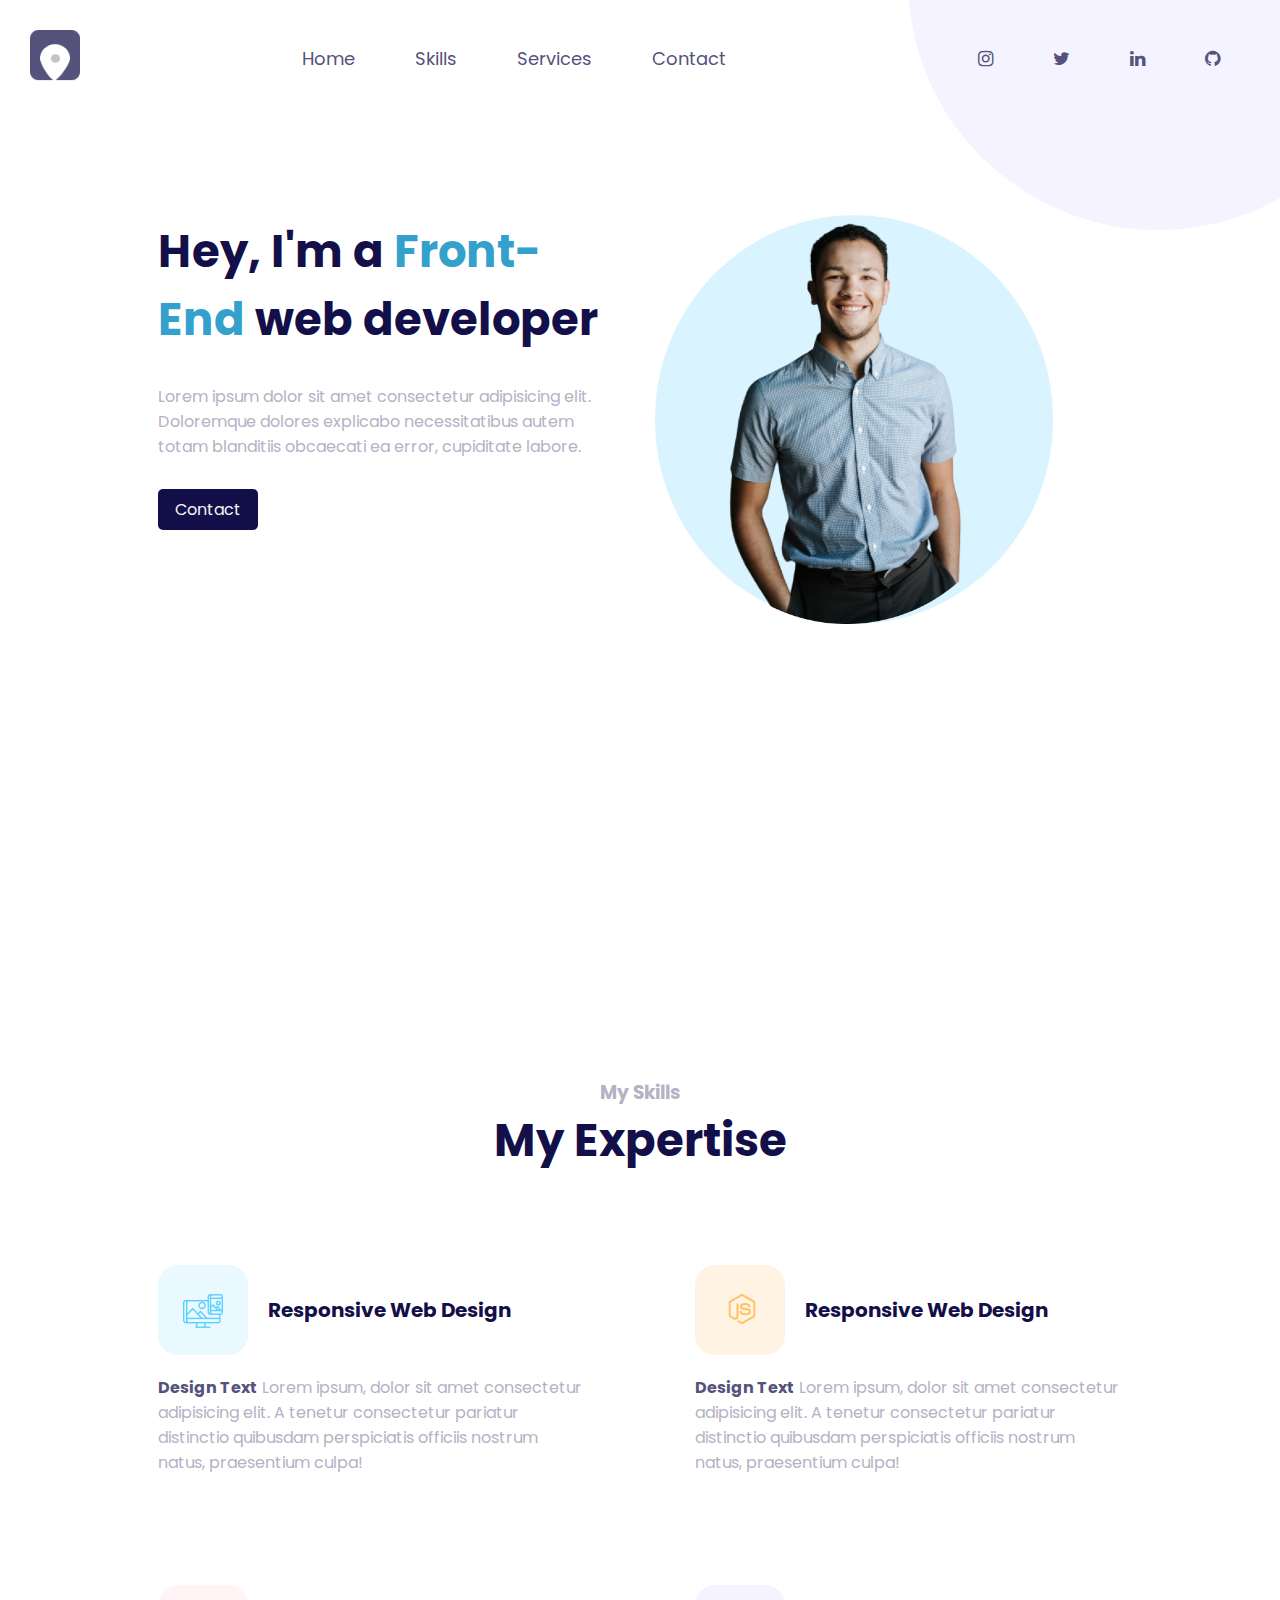
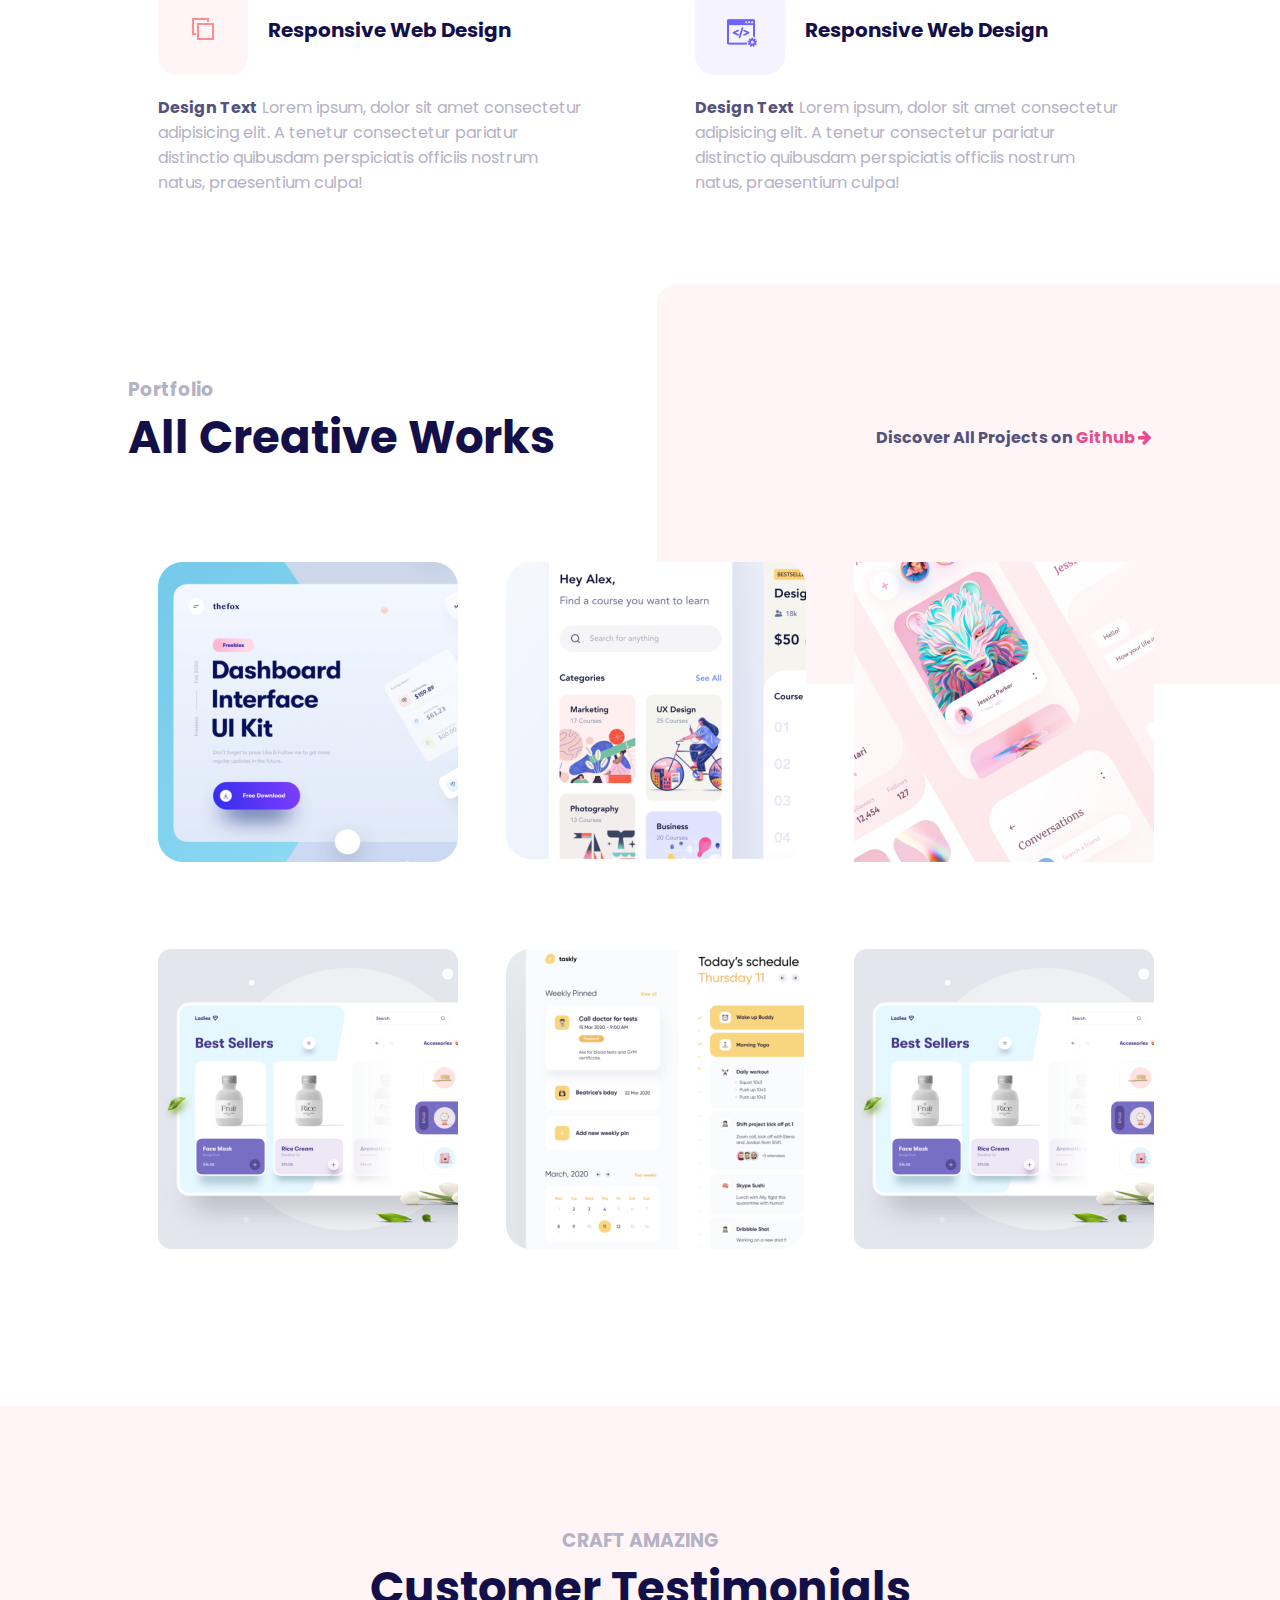
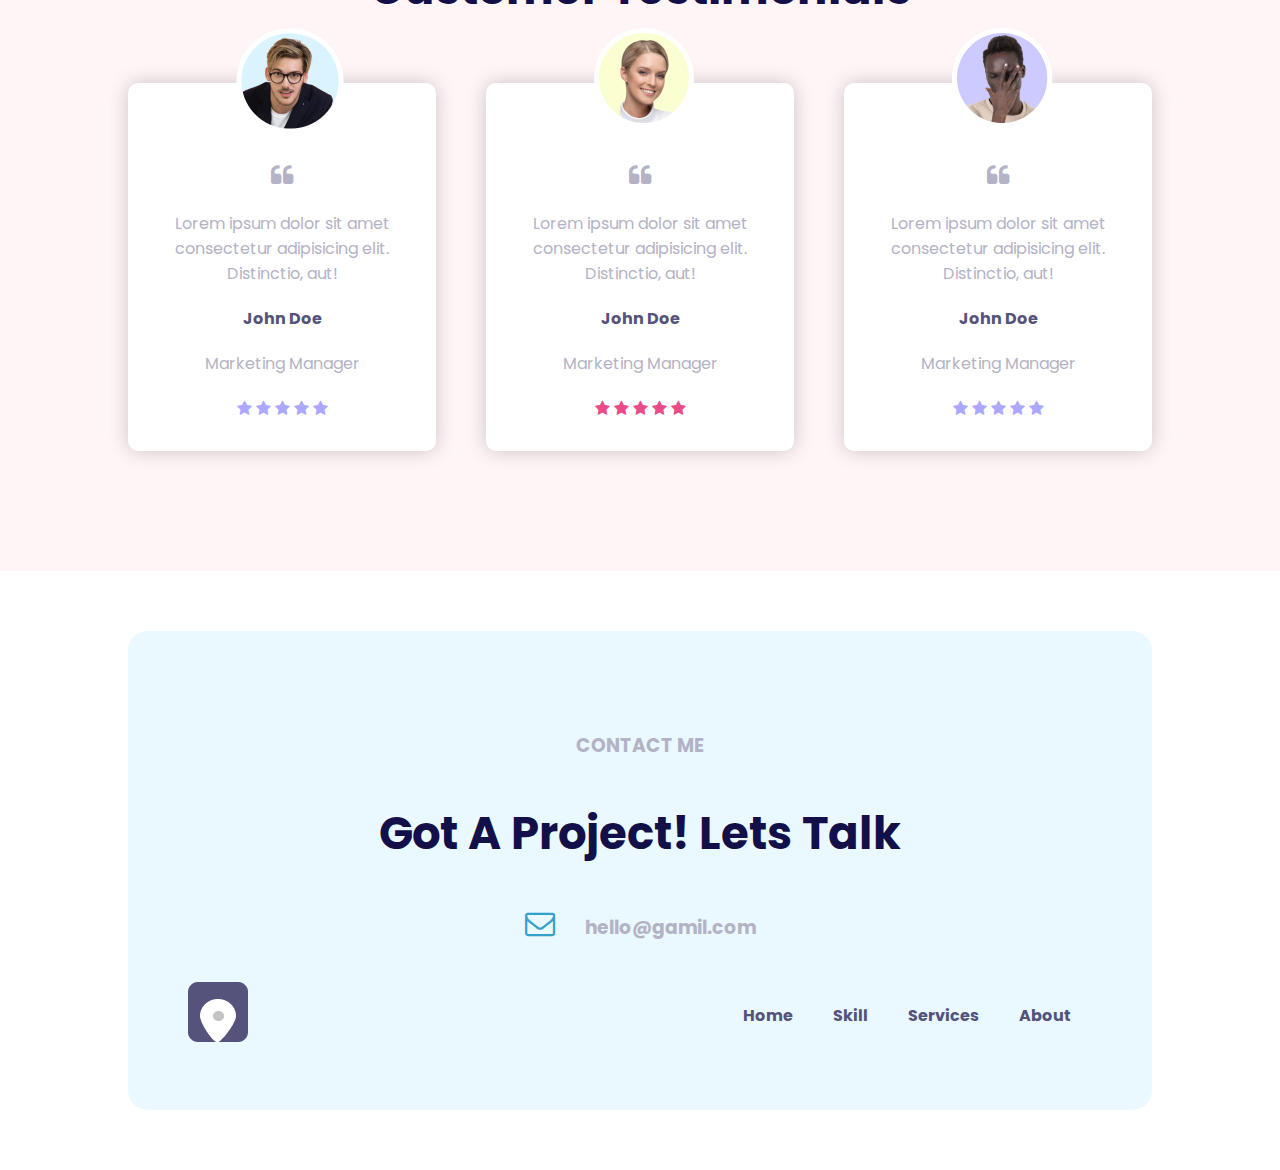
<file: demo-portfolio1/index.html>
<!DOCTYPE html>
<html lang="en">
<head>
    <meta charset="UTF-8">
    <meta http-equiv="X-UA-Compatible" content="IE=edge">
    <meta name="viewport" content="width=device-width, initial-scale=1.0">
    <title>My Portfolio</title>
    <!-- custom css -->
    <link rel="stylesheet" href="./style.css">
    <link rel="stylesheet" href="./mobile.css">
    <!-- Font Awesome CDN -->
    <link rel="stylesheet" href="https://stackpath.bootstrapcdn.com/font-awesome/4.7.0/css/font-awesome.min.css">
</head>
<body>
    <nav class="navbar">
        <div class="brand">
            <img src="./img/logo.png" alt="" class="logo">
        </div>
        <div class="nav-list">
            <ul>
                <li>Home</li>
                <li>Skills</li>
                <li>Services</li>
                <li>Contact</li>
            </ul>
        </div>
        <div class="social-icons">
            <ul>
                <li><i class="fa fa-instagram"></i></li>
                <li><i class="fa fa-twitter"></i></li>
                <li><i class="fa fa-linkedin"></i></li>
                <li><i class="fa fa-github"></i></li>
            </ul>
        </div>
    </nav>
    <div class="toggle-btn">
        <i class="fa fa-bars"></i>
    </div>
    <!-- header -->
    <header class="header container">
        <div class="circle"></div>
        <div class="row hero">
            <div class="col col-1">
                <h1>Hey, I'm a <span class="highlight">Front-End</span> web developer</h1>
            <p>Lorem ipsum dolor sit amet consectetur adipisicing elit. Doloremque dolores explicabo necessitatibus autem totam blanditiis obcaecati ea error, cupiditate labore.</p>
            <a href="#" class="ctn">Contact</a>
            </div>
            
            <div class="col col-2">
                <div class="hero-img">
                    <img src="./img/profile.png" alt="">
                </div>
            </div>
        </div>
    </header>
    <!-- skills -->
    <section class="skills container">
        <div class="title">
            <h3>My Skills</h3>
            <h1>My Expertise</h1>
        </div>
        <div class="grid-wrapper">
            <div class="grid-box">
                <div class="icon-title">
                    <img src="./img/skill-1.png" alt="">
                    <h2>Responsive Web Design</h2>
                </div>
                <p><span class="highlight">Design Text</span> Lorem ipsum, dolor sit amet consectetur adipisicing elit. A tenetur consectetur pariatur distinctio quibusdam perspiciatis officiis nostrum natus, praesentium culpa!</p>
            </div>
            <div class="grid-box">
                <div class="icon-title">
                    <img src="./img/skill-2.png" alt="">
                    <h2>Responsive Web Design</h2>
                </div>
                <p><span class="highlight">Design Text</span> Lorem ipsum, dolor sit amet consectetur adipisicing elit. A tenetur consectetur pariatur distinctio quibusdam perspiciatis officiis nostrum natus, praesentium culpa!</p>
            </div>
            <div class="grid-box">
                <div class="icon-title">
                    <img src="./img/skill-3.png" alt="">
                    <h2>Responsive Web Design</h2>
                </div>
                <p><span class="highlight">Design Text</span> Lorem ipsum, dolor sit amet consectetur adipisicing elit. A tenetur consectetur pariatur distinctio quibusdam perspiciatis officiis nostrum natus, praesentium culpa!</p>
            </div>
            <div class="grid-box">
                <div class="icon-title">
                    <img src="./img/skill-4.png" alt="">
                    <h2>Responsive Web Design</h2>
                </div>
                <p><span class="highlight">Design Text</span> Lorem ipsum, dolor sit amet consectetur adipisicing elit. A tenetur consectetur pariatur distinctio quibusdam perspiciatis officiis nostrum natus, praesentium culpa!</p>
            </div>
        </div>
    </section>
    <!-- portfolio -->
    <section class="portfolio container">
        <div class="bg-overlay"></div>
        <div class="title">
            <h3>Portfolio</h3>
            <div class="ctn-title">
                <h1>All Creative Works</h1>
                <h4>Discover All Projects on<span class="highlight"> Github <i class="fa fa-arrow-right"></i></span> </h4>
            </div>
        </div>
        <div class="grid-wrapper">
            <div class="grid-box">
                <img src="./img/prj-1.png" alt="">
                <div class="hover">
                    <h4>Application</h4>
                    <a href="#" class="highlight"> Github <i class="fa fa-arrow-right"></i></a>
                </div>
            </div>
            <div class="grid-box">
                <img src="./img/prj-2.png" alt="">
                <div class="hover">
                    <h4>Application</h4>
                    <a href="#" class="highlight"> Github <i class="fa fa-arrow-right"></i></a>
                </div>
            </div>
            <div class="grid-box">
                <img src="./img/prj-3.png" alt="">
                <div class="hover">
                    <h4>Application</h4>
                    <a href="#" class="highlight"> Github <i class="fa fa-arrow-right"></i></a>
                </div>
            </div>
            <div class="grid-box">
                <img src="./img/prj-4.png" alt="">
                <div class="hover">
                    <h4>Application</h4>
                    <a href="#" class="highlight"> Github <i class="fa fa-arrow-right"></i></a>
                </div>
            </div>
            <div class="grid-box">
                <img src="./img/prj-5.png" alt="">
                <div class="hover">
                    <h4>Application</h4>
                    <a href="#" class="highlight"> Github <i class="fa fa-arrow-right"></i></a>
                </div>
            </div>
            <div class="grid-box">
                <img src="./img/prj-4.png" alt="">
                <div class="hover">
                    <h4>Application</h4>
                    <a href="#" class="highlight"> Github <i class="fa fa-arrow-right"></i></a>
                </div>
            </div>
        </div>
    </section>
    <!-- testimonials -->
    <section class="testimonials">
        <div class="container">
            <div class="title">
                <h3>CRAFT AMAZING</h3>
                <h1>Customer Testimonials</h1>
            </div>
            <div class="grid-wrapper">
                <div class="grid-box">
                    <img src="./img/customer1.png" alt="">
                    <div class="grid-content">
                        <i class="fa fa-quote-left"></i>
                        <p>Lorem ipsum dolor sit amet consectetur adipisicing elit. Distinctio, aut!</p>
                        <h4>John Doe</h4>
                        <p>Marketing Manager</p>
                        <div class="rating">
                            <i class="fa fa-star"></i>
                            <i class="fa fa-star"></i>
                            <i class="fa fa-star"></i>
                            <i class="fa fa-star"></i>
                            <i class="fa fa-star"></i>
                        </div>
                    </div>
                </div>
                <div class="grid-box">
                    <img src="./img/customer3.png" alt="">
                    <div class="grid-content">
                        <i class="fa fa-quote-left"></i>
                        <p>Lorem ipsum dolor sit amet consectetur adipisicing elit. Distinctio, aut!</p>
                        <h4>John Doe</h4>
                        <p>Marketing Manager</p>
                        <div class="rating-1">
                            <i class="fa fa-star"></i>
                            <i class="fa fa-star"></i>
                            <i class="fa fa-star"></i>
                            <i class="fa fa-star"></i>
                            <i class="fa fa-star"></i>
                        </div>
                    </div>
                </div>
                <div class="grid-box">
                    <img src="./img/customer2.png" alt="">
                    <div class="grid-content">
                        <i class="fa fa-quote-left"></i>
                        <p>Lorem ipsum dolor sit amet consectetur adipisicing elit. Distinctio, aut!</p>
                        <h4>John Doe</h4>
                        <p>Marketing Manager</p>
                        <div class="rating">
                            <i class="fa fa-star"></i>
                            <i class="fa fa-star"></i>
                            <i class="fa fa-star"></i>
                            <i class="fa fa-star"></i>
                            <i class="fa fa-star"></i>
                        </div>
                    </div>
                </div>
            </div>
        </div>
    </section>
    <!-- contact -->
    <section class="contact">
        <div class="container">
            <h3>CONTACT ME</h3>
            <h1>Got A Project! Lets Talk</h1>
            <h3><i class="fa fa-envelope-o"></i>hello@gamil.com</h3>
            <div class="quick-links">
                <div class="brand"><img src="./img/logo.png" alt=""></div>
                <ul>
                    <li>Home</li>
                    <li>Skill</li>
                    <li>Services</li>
                    <li>About</li>
                </ul>
            </div>
        </div>
    </section>
    <script>
        let toggleBtn = document.querySelector('.toggle-btn');
        let navBar = document.querySelector('.navbar')
        toggleBtn.addEventListener('click', ()=>{
            navBar.classList.toggle('mobile-nav');
        });
    </script>
</body>
</html>
</file>
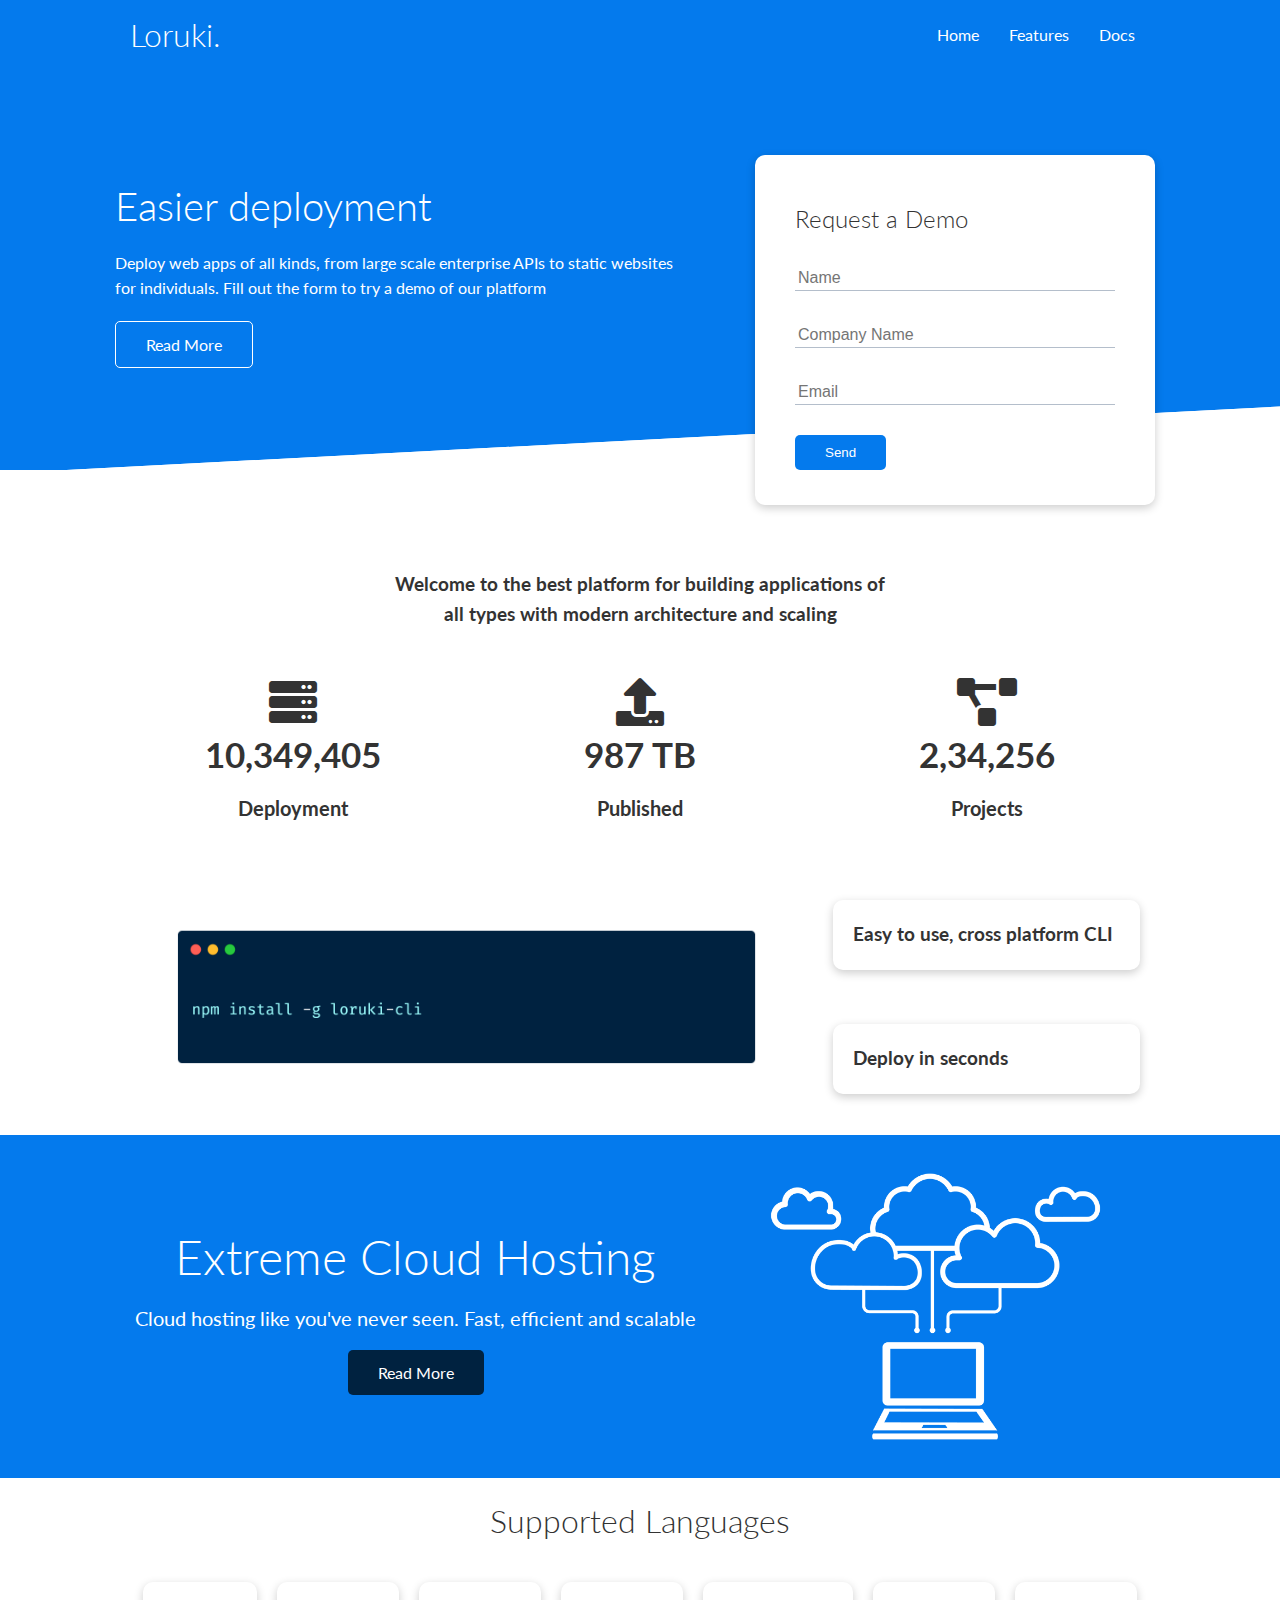
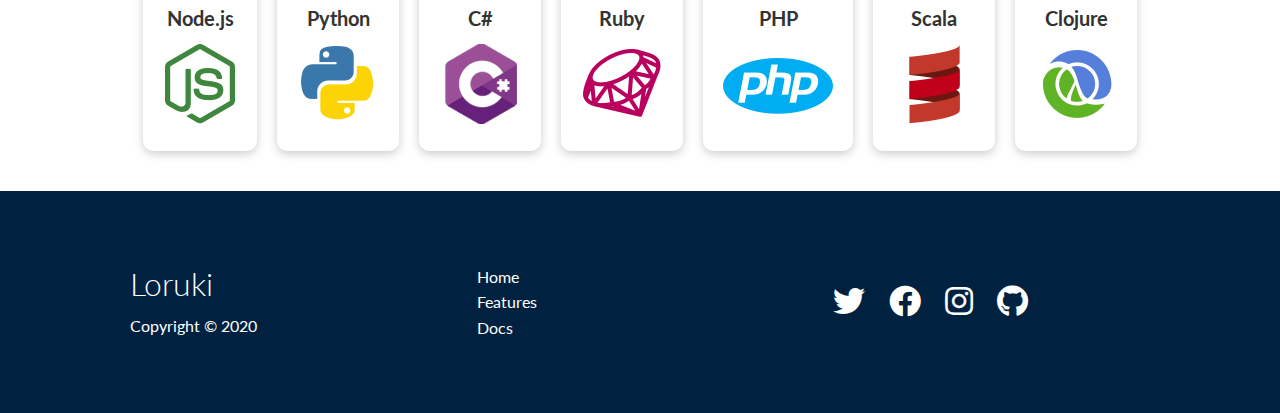
<file: loruki-website/index.html>
<!DOCTYPE html>
<html lang="en">
<head>
    <meta charset="UTF-8">
    <meta http-equiv="X-UA-Compatible" content="IE=edge">
    <meta name="viewport" content="width=device-width, initial-scale=1.0">
    <title>Loruki | cloud Hosting for everyone</title>
    <link rel="stylesheet" href="./css/style.css">
    <!-- cdnjs to create icons -->
    <link rel="stylesheet" href="https://cdnjs.cloudflare.com/ajax/libs/font-awesome/5.15.3/css/all.min.css">
</head>
<body>
    <!-- navbar -->
    <div class="navbar">
        <div class="container flex">
            <h1 class="logo">Loruki.</h1>
            <nav>
                <ul>
                    <li><a href="index.html">Home</a></li>
                    <li><a href="features.html">Features</a></li>
                    <li><a href="docs.html">Docs</a></li>
                </ul>
            </nav>
        </div>
    </div>
    <!-- showcase -->
    <section class="showcase">
        <div class="container grid">
            <div class="showcase-text">
                <h1>Easier deployment</h1>
                <p>Deploy web apps of all kinds, from large scale enterprise APIs to static websites for individuals. Fill out the form to try a demo of our platform</p>
                <a href="features.html" class="btn btn-outline">Read More</a>
            </div>
            <div class="showcase-form card">
                <h2>Request a Demo</h2>
                <form>
                    <div class="form-control">
                       <input type="text" name="name" placeholder="Name" required> 
                    </div>
                    <div class="form-control">
                       <input type="text" name="company" placeholder="Company Name" required> 
                    </div>
                    <div class="form-control">
                       <input type="email" name="email" placeholder="Email" required> 
                    </div>
                    <input type="submit" value="Send" class="btn btn-primary">
                </form>
            </div>
        </div>
    </section>
    <!-- stats -->
    <section class="stats">
        <div class="container">
            <h3 class="stats-heading text-center my-1">
                Welcome to the best platform for building applications of all types with modern architecture and scaling
            </h3>
            <div class="grid grid-3 text-center my-4">
                <div>
                    <i class="fas fa-server fa-3x"></i>
                    <h3>10,349,405</h3>
                    <p class="text-secondary">Deployment</p>
                </div>
                <div>
                    <i class="fas fa-upload fa-3x"></i>
                    <h3>987 TB</h3>
                    <p class="text-secondary">Published</p>
                </div>
                <div>
                    <i class="fas fa-project-diagram fa-3x"></i>
                    <h3>2,34,256</h3>
                    <p class="text-secondary">Projects</p>
                </div>
            </div>
        </div>
    </section>
    <!-- Cli -->
    <section class="cli">
        <div class="container grid">
            <img src="./images/cli.png" alt="">
            <div class="card">
                <h3>Easy to use, cross platform CLI</h3>
            </div>
            <div class="card">
                <h3>Deploy in seconds</h3>
            </div>
        </div>
    </section>
    <!-- cloud -->
    <section class="cloud bg-primary my-2 py-2">
        <div class="container grid">
            <div class="text-center">
                <h2 class="lg">Extreme Cloud Hosting</h2>
                <p class="lead my-1">Cloud hosting like you've never seen. Fast, efficient and scalable</p>
                <a href="features.html" class="btn btn-dark">Read More</a>
            </div>
            <img src="./images/cloud.png" alt="">
        </div>
    </section>
    <!-- languages -->
    <section class="languages">
        <h2 class="md text-center my-2">
            Supported Languages
        </h2>
        <div class="container flex">
            <div class="card">
                <h4>Node.js</h4>
                <img src="./images/logos/node.png" alt="">
            </div>
            <div class="card">
                <h4>Python</h4>
                <img src="images/logos/python.png" alt="">
              </div>
              <div class="card">
                <h4>C#</h4>
                <img src="images/logos/csharp.png" alt="">
              </div>
              <div class="card">
                <h4>Ruby</h4>
                <img src="images/logos/ruby.png" alt="">
              </div>
              <div class="card">
                <h4>PHP</h4>
                <img src="images/logos/php.png" alt="">
              </div>
              <div class="card">
                <h4>Scala</h4>
                <img src="images/logos/scala.png" alt="">
              </div>
              <div class="card">
                <h4>Clojure</h4>
                <img src="images/logos/clojure.png" alt="">
              </div>
        </div>
    </section>
    <!-- footer -->
    <footer class="footer bg-dark py-5">
        <div class="container grid grid-3">
            <div>
                <h1>Loruki</h1>
                <p>Copyright &copy; 2020</p>
            </div>
            <nav>
                <ul>
                    <li><a href="index.html">Home</a></li>
                    <li><a href="features.html">Features</a></li>
                    <li><a href="docs.html">Docs</a></li>
                </ul>
            </nav>
            <div class="social">
                <a href="#"><i class="fab fa-twitter fa-2x"></i></a>
                <a href="#"><i class="fab fa-facebook fa-2x"></i></a>
                <a href="#"><i class="fab fa-instagram fa-2x"></i></a>
                <a href="#"><i class="fab fa-github fa-2x"></i></a>
            </div>
        </div>
    </footer>
</body>
</html>
</file>
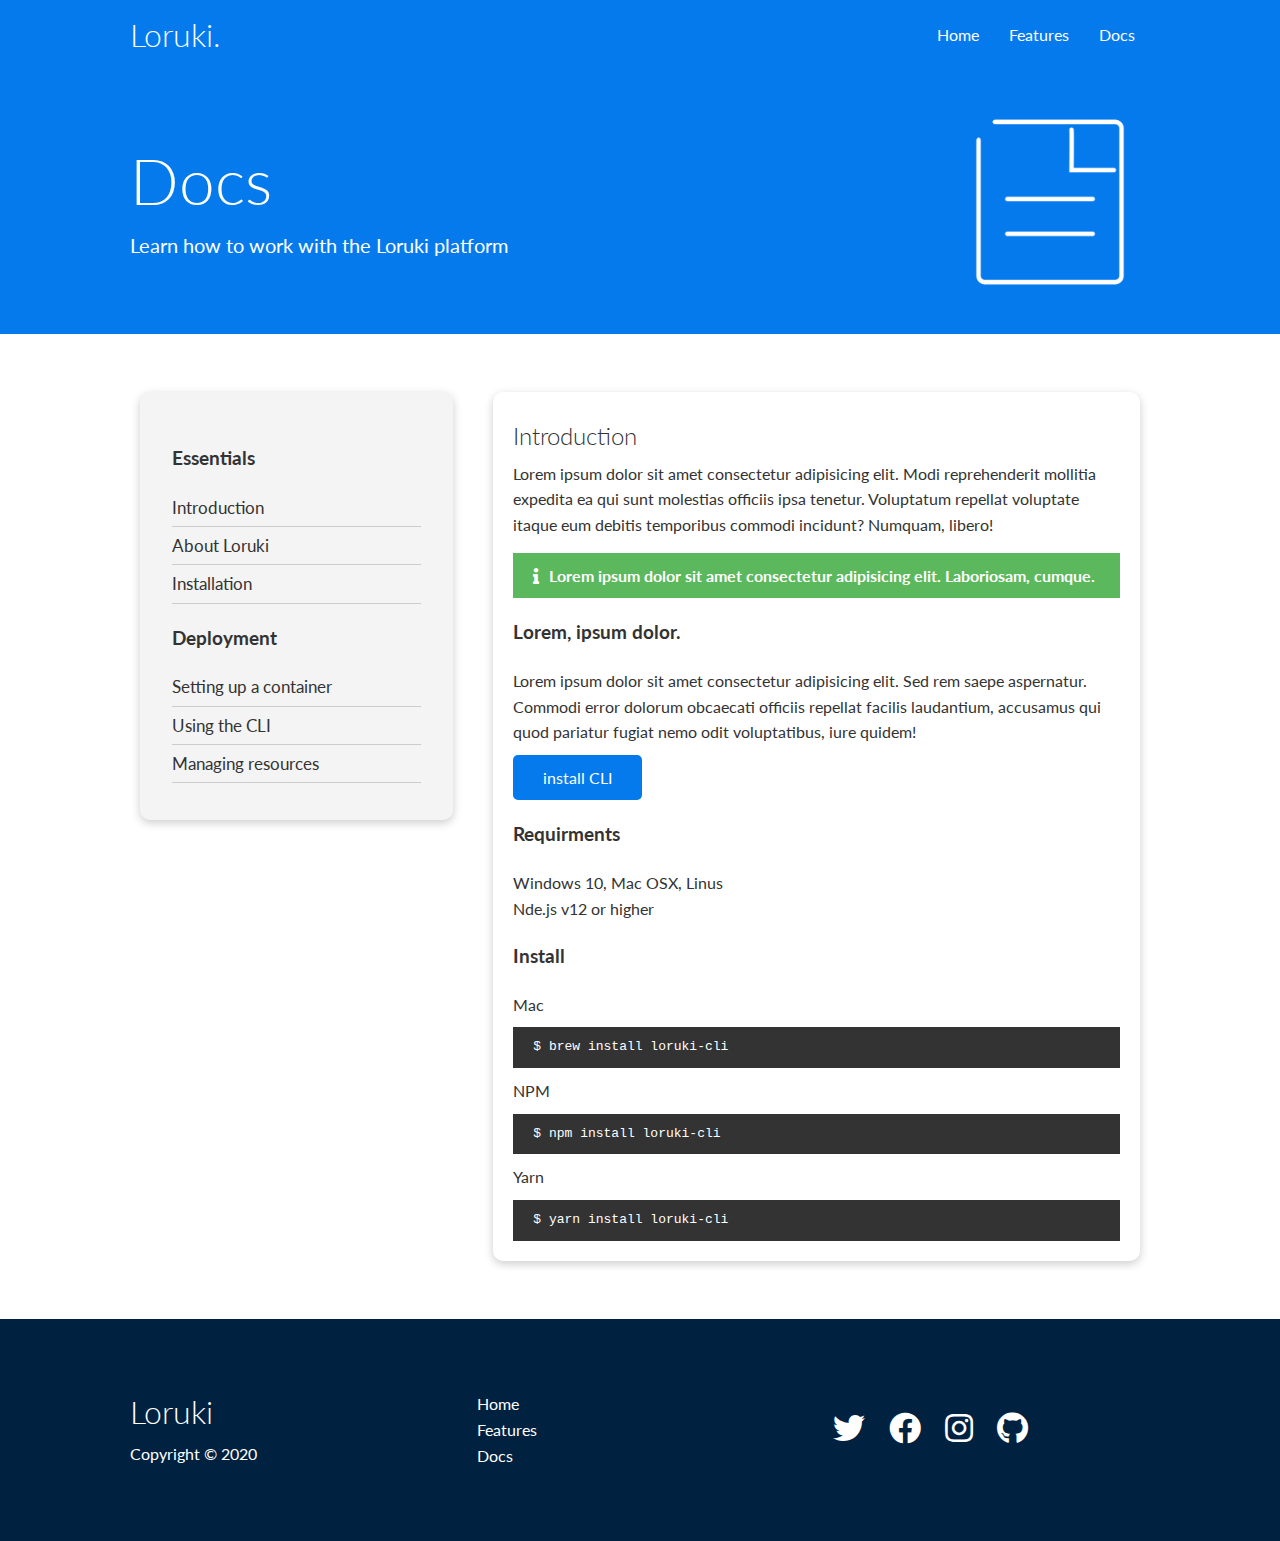
<file: loruki-website/docs.html>
<!DOCTYPE html>
<html lang="en">
<head>
    <meta charset="UTF-8">
    <meta http-equiv="X-UA-Compatible" content="IE=edge">
    <meta name="viewport" content="width=device-width, initial-scale=1.0">
    <title>Loruki | cloud Hosting for everyone</title>
    <link rel="stylesheet" href="./css/style.css">
    <!-- cdnjs to create icons -->
    <link rel="stylesheet" href="https://cdnjs.cloudflare.com/ajax/libs/font-awesome/5.15.3/css/all.min.css">
</head>
<body>
    <!-- navbar -->
    <div class="navbar">
        <div class="container flex">
            <h1 class="logo">Loruki.</h1>
            <nav>
                <ul>
                    <li><a href="index.html">Home</a></li>
                    <li><a href="features.html">Features</a></li>
                    <li><a href="docs.html">Docs</a></li>
                </ul>
            </nav>
        </div>
    </div>
    <!-- head area -->
    <section class="docs-head bg-primary py-3">
        <div class="container grid">
            <div>
                <h1 class="xl">Docs</h1>
                <p class="lead">
                    Learn how to work with the Loruki platform
                </p>
            </div>
            <img src="./images/docs.png" alt="">
        </div>
    </section>
    <!-- docsmain -->
    <section class="docs-main my-4">
        <div class="container grid">
            <div class="card bg-light p-3">
                <h3 class="my-2">Essentials</h3>
                <nav>
                    <ul>
                        <li><a href="#">Introduction</a></li>
                        <li><a href="#">About Loruki</a></li>
                        <li><a href="#">Installation</a></li>
                    </ul>
                </nav>
                <h3 class="my-2">Deployment</h3>
                <nav>
                    <ul>
                        <li><a href="#">Setting up a container</a></li>
                        <li><a href="#">Using the CLI</a></li>
                        <li><a href="#">Managing resources</a></li>
                    </ul>
                </nav>
            </div>
            <div class="card">
                <h2>Introduction</h2>
                <p>Lorem ipsum dolor sit amet consectetur adipisicing elit. Modi reprehenderit mollitia expedita ea qui sunt molestias officiis ipsa tenetur. Voluptatum repellat voluptate itaque eum debitis temporibus commodi incidunt? Numquam, libero!</p>
                <div class="alert alert-success">
                    <i class="fas fa-info"></i>Lorem ipsum dolor sit amet consectetur adipisicing elit. Laboriosam, cumque.
                </div>
                <h3>Lorem, ipsum dolor.</h3>
                <p>Lorem ipsum dolor sit amet consectetur adipisicing elit. Sed rem saepe aspernatur. Commodi error dolorum obcaecati officiis repellat facilis laudantium, accusamus qui quod pariatur fugiat nemo odit voluptatibus, iure quidem!</p>
                <a href="" class="btn btn-primary">install CLI</a>
                <h3>Requirments</h3>
                <ul>
                    <li>Windows 10, Mac OSX, Linus</li>
                    <li>Nde.js v12 or higher</li>
                </ul>
                <h3>Install</h3>
                <p>Mac</p>
                <pre><code>$ brew install loruki-cli</code></pre>
                <p>NPM</p>
                <pre><code>$ npm install loruki-cli</code></pre>
                <p>Yarn</p>
                <pre><code>$ yarn install loruki-cli</code></pre>
            </div>
        </div>
    </section>
    
    <!-- footer -->
    <footer class="footer bg-dark py-5">
        <div class="container grid grid-3">
            <div>
                <h1>Loruki</h1>
                <p>Copyright &copy; 2020</p>
            </div>
            <nav>
                <ul>
                    <li><a href="index.html">Home</a></li>
                    <li><a href="features.html">Features</a></li>
                    <li><a href="docs.html">Docs</a></li>
                </ul>
            </nav>
            <div class="social">
                <a href="#"><i class="fab fa-twitter fa-2x"></i></a>
                <a href="#"><i class="fab fa-facebook fa-2x"></i></a>
                <a href="#"><i class="fab fa-instagram fa-2x"></i></a>
                <a href="#"><i class="fab fa-github fa-2x"></i></a>
            </div>
        </div>
    </footer>
</body>
</html>
</file>
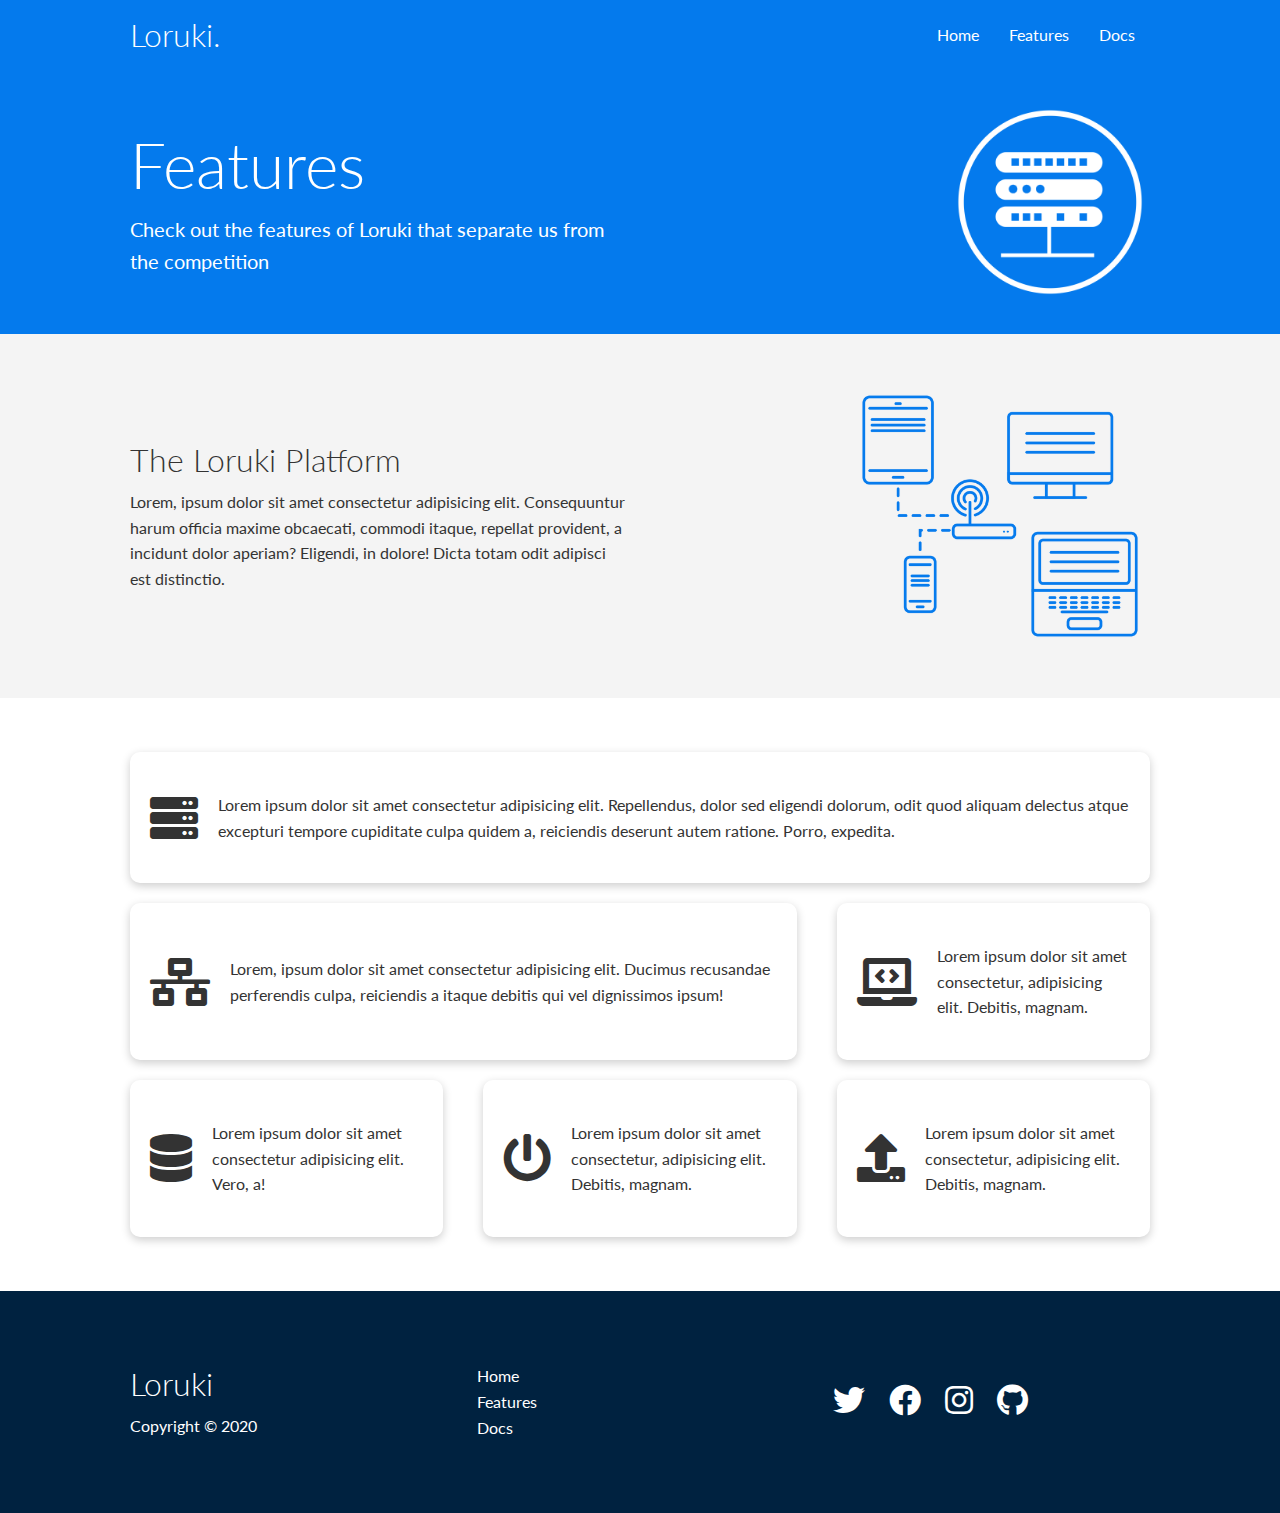
<file: loruki-website/features.html>
<!DOCTYPE html>
<html lang="en">
<head>
    <meta charset="UTF-8">
    <meta http-equiv="X-UA-Compatible" content="IE=edge">
    <meta name="viewport" content="width=device-width, initial-scale=1.0">
    <title>Loruki | cloud Hosting for everyone</title>
    <link rel="stylesheet" href="./css/style.css">
    <!-- cdnjs to create icons -->
    <link rel="stylesheet" href="https://cdnjs.cloudflare.com/ajax/libs/font-awesome/5.15.3/css/all.min.css">
</head>
<body>
    <!-- navbar -->
    <div class="navbar">
        <div class="container flex">
            <h1 class="logo">Loruki.</h1>
            <nav>
                <ul>
                    <li><a href="index.html">Home</a></li>
                    <li><a href="features.html">Features</a></li>
                    <li><a href="docs.html">Docs</a></li>
                </ul>
            </nav>
        </div>
    </div>
    <!-- head area -->
    <section class="features-head bg-primary py-3">
        <div class="container grid">
            <div>
                <h1 class="xl">Features</h1>
                <p class="lead">
                    Check out the features of Loruki that separate us from the competition
                </p>
            </div>
            <img src="./images/server.png" alt="">
        </div>
    </section>
    <!-- subhead -->
    <section class="features-sub-head bg-light py-3">
        <div class="container grid">
            <div>
                <h1 class="md">The Loruki Platform</h1>
                <p>
                   Lorem, ipsum dolor sit amet consectetur adipisicing elit. Consequuntur harum officia maxime obcaecati, commodi itaque, repellat provident, a incidunt dolor aperiam? Eligendi, in dolore! Dicta totam odit adipisci est distinctio.
                </p>
            </div>
            <img src="./images/server2.png" alt="">
        </div>
        </div>
    </section>
    <section class="features-main my-2">
        <div class="container grid grid-3">
            <div class="card flex">
                <i class="fas fa-server fa-3x"></i>
                <p>Lorem ipsum dolor sit amet consectetur adipisicing elit. Repellendus, dolor sed eligendi dolorum, odit quod aliquam delectus atque excepturi tempore cupiditate culpa quidem a, reiciendis deserunt autem ratione. Porro, expedita.</p>
            </div>
            <div class="card flex">
                <i class="fas fa-network-wired fa-3x"></i>
                <p>
                    Lorem, ipsum dolor sit amet consectetur adipisicing elit. Ducimus
                    recusandae perferendis culpa, reiciendis a itaque debitis qui vel
                    dignissimos ipsum!
                </p>
            </div>
            <div class="card flex">
                <i class="fas fa-laptop-code fa-3x"></i>
                <p>
                    Lorem ipsum dolor sit amet consectetur, adipisicing elit. Debitis,
                    magnam.
                </p>
            </div>
            <div class="card flex">
                <i class="fas fa-database fa-3x"></i>
                <p>
                    Lorem ipsum dolor sit amet consectetur adipisicing elit. Vero, a!
                </p>
            </div>
            <div class="card flex">
                <i class="fas fa-power-off fa-3x"></i>
                <p>
                    Lorem ipsum dolor sit amet consectetur, adipisicing elit. Debitis,
                    magnam.
                </p>
            </div>
            <div class="card flex">
                <i class="fas fa-upload fa-3x"></i>
                <p>
                    Lorem ipsum dolor sit amet consectetur, adipisicing elit. Debitis,
                    magnam.
                </p>
            </div>
        </div>
    </section>
    <!-- footer -->
    <footer class="footer bg-dark py-5">
        <div class="container grid grid-3">
            <div>
                <h1>Loruki</h1>
                <p>Copyright &copy; 2020</p>
            </div>
            <nav>
                <ul>
                    <li><a href="index.html">Home</a></li>
                    <li><a href="features.html">Features</a></li>
                    <li><a href="docs.html">Docs</a></li>
                </ul>
            </nav>
            <div class="social">
                <a href="#"><i class="fab fa-twitter fa-2x"></i></a>
                <a href="#"><i class="fab fa-facebook fa-2x"></i></a>
                <a href="#"><i class="fab fa-instagram fa-2x"></i></a>
                <a href="#"><i class="fab fa-github fa-2x"></i></a>
            </div>
        </div>
    </footer>
</body>
</html>
</file>
<file: demo-portfolio1/style.css>
@import url('https://fonts.googleapis.com/css2?family=Poppins:wght@300&display=swap');
/* Global styling */
*{
    margin: 0;
    padding: 0;
    box-sizing: border-box;
}
html{
    overflow-x: hidden;
}
body{
    font-family: 'Poppins',Arial, Helvetica, sans-serif;
    scroll-behavior: s4;
}
li{
    list-style: none;
    transition: all .3s ease;
}
li:hover{
    font-size: 20px;
    font-weight: bold;
    transform: scale(1.2);
}
h1{
    font-size: 45px;
    color: var(--h1);
    font-weight: bold
}
h3{
    color: var(--Grey);
}
p{
    font-size: 16px;
    color: var(--Grey);
}
a{
    text-decoration: none;
}
.ctn{
    width: 100px;
    padding: 8px 12px;
    background: var(--h1);
    color: whitesmoke;
    border-radius: 5px;
    text-align: center;
    transition: all 0.3s ease;
}
.ctn:hover{
    background: white;
    border: 1px solid var(--h1);
    color: var(--h1);
    font-weight: bold;
}
:root{
    --h1: #130F49;
    --Blue :#34A1CD;
    --Dark-Purple :#55527C;
    --Grey :#B4B2C5;
    --Pink  :#EA4C89;
    --circle : #F4F3FF;
    --light-pink : #FFF5F6;
    --light-Purple : #ADA8FF;
    --light-blue : #E9F9FF;
}
.container{
    /* border: 1px solid red; */
    width: 80%;
    margin: 60px auto;
}
.row{
    display: flex;
    justify-content: center;
}
.col{
    display: flex;
    justify-content: center;
}
.highlight{
    color: var(--Blue);
}
.circle{
    width: 500px;
    height: 500px;
    background: var(--circle);
    position: absolute;
    top: -30%;
    right: -10%;
    border-radius: 50%;
    z-index: -1;
}
/* navbar */
.navbar{
    /* border: 1px solid red; */
    width: 100%;
    padding: 30px;
    display: flex;
    align-items: center;
    justify-content: space-between;
    position: relative;
}
.toggle-btn i{
    font-size: 30px;
    color: var(--Dark-Purple);
    position: absolute;
    top: 20px;
    right: 20px;
    display: none;
}
.navbar .nav-list ul, .social-icons ul{
    display: flex;
}

.nav-list ul li, .social-icons ul li{
    margin: 0px 30px;
    color: var(--Dark-Purple);
    font-size: 18px;
    cursor: pointer;
}
.social-icons ul li:hover{
    transform: scale(1.4);
}
.logo{
    width: 50px;
}
/* header */
.header{
    margin-top: 0px;
    height: 100vh;
}
.header .col-1{
    width: 100%;
    flex-direction: column;
    padding: 30px;
}
.header .col-2{
    width: 100%;
}
.header .col-2 img{
    max-width: 80%;
}
.header p{
    margin: 30px auto;
}

/* skills */
.title{
    text-align: center;
    margin-bottom: 60px;
}
.grid-wrapper{
    display: grid;
    /* grid-template-columns: repeat(2, 1fr); */
    grid-template-columns: repeat(auto-fit, minmax(400px, auto));
    grid-gap: 50px;
}
.icon-title{
    display: flex;
    align-items: center;
    margin-bottom: 20px;
}
.icon-title img{
    margin-right: 20px;
}
.icon-title h2{
    font-size: 20px;
    color: var(--h1);
}
.grid-box .highlight{
    color: var(--Dark-Purple);
    font-weight: bold;
}
.grid-box{
    padding: 30px;
    transition: all 0.3s ease;
}
.skills .grid-box:hover{
    box-shadow: 0 0 30px  rgba(0, 0, 0, 0.2);
    border-radius: 20px;
}
/* portfolio */
.portfolio{
    margin-top: 150px;
    position: relative;
}
.portfolio .title{
    text-align: left;
}
.portfolio .title .ctn-title{
    display:  flex;
    width: 100%;
    justify-content: space-between;
    align-items: center;
}
.ctn-title h4{
    color: var(--Dark-Purple);
    cursor: pointer;
}
.ctn-title .highlight{
    color: var(--Pink);
}
.portfolio .grid-wrapper{
    grid-template-columns: repeat(auto-fit, minmax(300px, auto));
    grid-gap: 20px;
    justify-content: center;
}
.bg-overlay{
    width: 700px;
    height: 400px;
    background: var(--light-pink);
    position: absolute;
    top: -10%;
    right: -20%;
    z-index: -1;
    border-radius: 20px;
}
.grid-box{
    /* border: 1px solid red; */
    position: relative;
}
.hover{
    position: absolute;
    top: 20%;
    left: 21%;
    width: 60%;
    height: 60%;
    background: var(--Dark-Purple);
    display: flex;
    align-items: center;
    justify-content: space-around;
    flex-direction: column;
    color: whitesmoke;
    border-radius: 10px;
    transform: scaleX(0);
    transition: transform 0.5s ease;
}
.hover .highlight{
    color: var(--Pink);
}
.portfolio .grid-box:hover .hover{
    transform: scaleX(1);
}

/* testimonials */
.testimonials{
    margin-top: 120px;
    background: var(--light-pink);
    padding: 60px 0px;
}

.testimonials .grid-wrapper{
    grid-template-columns: repeat(auto-fit, minmax(300px, auto));
}
.testimonials .grid-box{
    background: white;
    display: flex;
    flex-direction: column;
    justify-content: center;
    /* justify-content: space-around; */
    text-align: center;
    border-radius: 10px;
    box-shadow: 0 0 20px 0 rgba(0,0,0,0.2);
    position: relative;
}
.testimonials .grid-box img{
    /* border: 1px solid red; */
    position: absolute;
    top: -15%;
    left: 35%;
    transition: all 0.5s ease;
}
.grid-content{
    margin-top: 50px;
}
.testimonials .grid-box .fa-quote-left{
    font-size: 24px;
    color: var(--Grey);
}
.testimonials .grid-box p{
    margin: 20px 0;
}
.testimonials .grid-box h4{
    color: var(--Dark-Purple);
    font-weight: bold;
}
.testimonials .rating{
    color: var(--light-Purple);
}
.testimonials .rating-1{
    color: var(--Pink);
}
.testimonials .grid-box:hover img{
    transform: scale(1.2);
}
/* contact */
.contact{
    /* margin-top: 100px; */
}
.contact .container{
    text-align: center;
    background: var(--light-blue);
    padding: 60px;
    border-radius: 20px;
}
.contact .container h3{
    margin: 40px 0px;
}
.contact .fa{
    margin-right: 30px;
    font-size: 30px;
    color: var(--Blue);
}

.contact .quick-links{
    display: flex;
    align-items: center;
    justify-content: space-between;
}
.contact .quick-links ul{
    display: flex;
}
.contact .quick-links ul li{
    margin: 0 20px;
    color: var(--Dark-Purple);
    font-weight: bold;
    cursor: pointer;
}
</file>
<file: demo-portfolio1/mobile.css>
@media only screen and (max-width :700px){
    h1{
        font-size: 35px;
    }
    /* navbar */
    .toggle-btn i{
        display: block;
        cursor: pointer;
    }
    .brand img{
        position: absolute;
        top: 20px;
        left: 20px;
        width: 30px;
    }
    .navbar{
        background: #E9F9FF;
        height: 100vh;
        flex-direction: column;
        display: none;
    }
    .mobile-nav{
        display: flex;
    }
    .nav-list ul{
        flex-direction: column;
    }
    .nav-list ul li{
        margin-top: 30px;
    }
    .header{
        height: 100%;
        margin-top: 120px;
    }
    .header .row{
        flex-direction: column;
    }
    .header .col-1 {
        padding: 20px;
    }
    .header .col-2 img{
        max-width: 90%;
    }
    .grid-wrapper{
        grid-template-columns: repeat(auto-fit, minmax(300px, auto));
    }
    .grid-box{
        padding: 10px;
    }
    .skills{
        height: 100%;
    }
    .portfolio .title{
        text-align: center;
    }
    .portfolio .title .ctn-title{
        flex-direction: column;
    }
    .testimonials .grid-box{
        margin-bottom: 20px;
    }
    .testimonials .grid-box img{
        top: -15%;
        left: 38%;
    }
    .grid-content{
        margin-top: 70px;
    }
    .contact .container{
        padding: 10px;
    }
    .contact .container h1{
        font-size: 20px;
    }
    .contact .quick-links{
        flex-direction: column;
    }
    .contact .quick-links ul li{
        margin: 0 5px;
    }
    .contact .quick-links img{

    }
}
</file>
<file: loruki-website/css/style.css>
@import url('https://fonts.googleapis.com/css2?family=Lato:wght@300&display=swap');
/* reset */
*{
margin: 0;
padding: 0;
box-sizing: border-box;
}
:root{
    --secondary-color: #1c3fa8;
    --dark-color: #002240;
    --light-color:#f4f4f4;
    --success-color:#5cb85c;
    --error-color:#d9534f;

}
body{
    font-family: 'Lato', sans-serif;
    color: #333;
    line-height: 1.6;
}
UL{
    list-style-type: none;
}
a{
    text-decoration: none;
    color: #333;
}
h1,h2{
    font-weight: 300;
    line-height: 1.2;
    margin: 10px 0;;
}
p{
    margin: 10px 0;
}
img{
    width: 100%;
}
code, pre{
    background: #333;
    color: #fff;
    padding: 10px;
}
/* Utilities */
.container{
    /* border: 1px solid red; */
    max-width: 1100px;
    margin: 0 auto;
    overflow: auto;
    padding: 0 40px;  
}
.flex{
    display: flex;
    justify-content: center;
    align-items: center;
    height: 100%;
}
.grid{
    display: grid;
    grid-template-columns: repeat(2, 1fr) ;
    gap: 20px;
    justify-content: center;
    align-items: center ;
    height: 100%;
}
.grid-3{
    grid-template-columns: repeat(3, 1fr) ;
}
.card{
    background: #fff;
    color: #333;
    border-radius: 10px;
    box-shadow: 0 3px 10px rgba(0, 0, 0, 0.2);
    padding: 20px;
    margin: 10px;
}
.btn{
    display: inline-block;
    padding: 10px 30px;
    cursor: pointer;
    background: #047aed;
    color: #fff;
    border: none;
    border-radius: 5px;
}
.btn-outline{
    background: transparent;
    border: 1px solid #fff;
}
.btn:hover{
    transform: scale(0.98);
}
.text-center{
    text-align: center;
}
.my-1{
    margin: 1rem 0;
}
.my-2{
    margin: 1.5rem 0;
}
.my-3{
    margin: 2rem 0;
}
.my-4{
    margin: 3rem 0;
}
.my-5{
    margin: 4rem 0;
}
.m-1{
    margin: 1rem;
}
.m-2{
    margin: 1.5rem;
}
.m-3{
    margin: 2rem;
}
.m-4{
    margin: 3rem;
}
.m-5{
    margin: 4rem;
}
.py-1{
    padding: 1rem 0;
}
.py-2{
    padding: 1.5rem 0;
}
.py-3{
    padding: 2rem 0;
}
.py-4{
    padding: 3rem 0;
}
.py-5{
    padding: 4rem 0;
}
.p-1{
    padding: 1rem;
}
.p-2{
    padding: 1.5rem;
}
.p-3{
    padding: 2rem;
}
.p-4{
    padding: 3rem;
}
.p-5{
    padding: 4rem;
}
.bg-primary,.btn-primary{
    background: #047aed;
    color: #fff;
}
.bg-secondary,.btn-secondary{
    background: var(--secondary-color);
    color: #fff;
}
.bg-dark,.btn-dark{
    background: var(--dark-color);
    color: #fff;
}
.bg-light,.btn-light{
    background: var(--light-color);
    color: #333;
}
.bg-primary a,.btn-primary a,
.bg-secondary a,.btn-secondary a,
.bg-dark a,.btn-dark a{
    color: white;
}
.lead{
    font-size: 20px;
}
.sm{
    font-size: 1rem;
}
.md{
    font-size: 2rem;
}
.lg{
    font-size: 3rem;
}
.xl{
    font-size: 4rem;
}
.alert{
    background: var(--light-color);
    padding: 10px 20px;
    font-weight: bold;
    margin: 15px 0;
}
.alert i{
    margin-right: 10px;
}
.alert-success{
background: var(--success-color);
color: #fff;
}
.alert-error{
    background: var(--error-color);
}
/* navbar */
.navbar{
    background: #047aed;
    color: #fff;
    height: 70px;
}
.navbar ul{
    display: flex;
}
.navbar a{
    color: #fff;
    padding: 10px;
    margin: 0 5px;
}
.navbar a:hover{
    border-bottom: 2px solid #fff;
}
.navbar .flex{
    justify-content: space-between;
}

/* showcase */
.showcase{
    height: 400px;
    background: #047aed;
    color: #fff;
    position: relative;
}
.showcase h1{
    font-size: 40px;
}

.showcase p{
    margin: 20px 0;
}
.showcase .grid{
    overflow: visible;
    grid-template-columns: 55% 45%;
    gap: 30px;
}
.showcase-form{
    position: relative;
    top: 60px;
    height: 350px;
    width: 400px;
    padding: 40px;
    z-index: 100;
    justify-self: flex-end;
    animation: slideInFromRight 1s ease;
}
.showcase-text{
    animation: slideInFromLeft 1s ease;
}
.showcase-form .form-control{
    margin: 30px 0;
}
.showcase-form input[type='text'],
.showcase-form input[type='email']{
    border: none;
    border-bottom: 1px solid #b4becb;
    width: 100%;
    padding: 3px;
    font-size: 16px;
}
.showcase-form input:focus{
    outline: none;
}
.showcase::before,
.showcase::after{
    content: '';
    position: absolute;
    height: 100px;
    bottom: -70px;
    right: 0;
    left: 0;
    background: #fff;
    transform: skewY(-3deg);
    -webkit-transform: skewY(-3deg);
    -ms-transform: skewY(-3deg);
    -moz-transform: skewY(-3deg);
}
/*stats */
.stats{
margin-top: 100px;
animation: slideInFromDown 1s ease;
}
.stats-heading{
    max-width: 500px;
    margin: 0 auto;
}
.stats .grid h3{
    font-size: 35px;
}
.stats .grid p{
    font-size: 20px;
    font-weight: bold;
}
/* cli */
.cli .grid{
    grid-template-columns: repeat(3, 1fr);
    grid-template-rows: repeat(2, 1fr);
}
.cli .grid > *:first-child{
    grid-column: 1 / span 2;
    grid-row: 1 / span 2;
}
/* cloud */
.cloud .grid{
    grid-template-columns: 4fr 3fr;
}
/* languages */
.languages .flex{
    flex-wrap: wrap;
}
.languages .card{
    text-align: center;
    margin: 18px 10px 40px;
    transition: .4s ease;
}
.languages .card h4{
    font-size: 20px;
    margin-bottom: 10px;
}
.languages .card:hover{
    transform: translateY(-15px);
}
/* features */
.features-head img, .docs-head img {
    width: 200px;
    justify-self: flex-end;
}
.features-sub-head img{
    width: 300px;
    justify-self: flex-end;
}
.features-main .card> i{
    margin-right: 20px;
}
.features-main .grid{
    padding: 30px;
}
.features-main .grid> *:first-child{
    grid-column: 1 /span 3;
}
.features-main .grid >*:nth-child(2){
    grid-column: 1 /span 2;
}
/* docs */
.docs-main h3{
    margin: 20px 0;
}
.docs-main .grid{
    grid-template-columns: 1fr 2fr;
    align-items: flex-start;
}
.docs-main nav li{
    font-size: 17px;
    padding-bottom: 5px;
    margin-bottom: 5px;
    border-bottom: 1px solid #ccc;
}
.docs-main a:hover{
    font-weight: bold;
}
/* footer */
.footer .social a{
    margin: 0 10px;
}
/* animation */
@keyframes slideInFromLeft{
    0%{
        transform: translateX(-100%);
    }
    100%{
        transform: translateX(0);
    }
}
@keyframes slideInFromRight{
    0%{
        transform: translateX(100%);
    }
    100%{
        transform: translateX(0);
    }
}
@keyframes slideInFromTop{
    0%{
        transform: translateY(-100%);
    }
    100%{
        transform: translateX(0);
    }
}
@keyframes slideInFromDown{
    0%{
        transform: translateY(100%);
    }
    100%{
        transform: translateX(0);
    }
}
/* tablet and under */
@media(max-width: 768px){
   .grid,
   .showcase .grid,
   .stats .grid,
   .cli .grid,
   .cloud .grid,
   .features-main .grid,
   .docs-main .grid{
       grid-template-columns: 1fr;
       grid-template-rows: 1fr;
   }
   .showcase{
       height: auto;
   }
   .showcase-text{
       text-align: center;
       margin-top: 40px;
       animation: slideInFromTop 1s ease;
   }
   .showcase-form{
       justify-self: center;
       margin: auto;
       animation: slideInFromDown 1s ease;
   }
   .cli .grid > *:first-child{
    grid-column: 1;
    grid-row: 1;
   }
   .features-head img,
   .features-sub-head img,
   .docs-head img{
    justify-self: center;
   }
   .features-main .grid > *:first-child,
   .features-main .grid > *:nth-child(2){
       grid-column: 1;
   }
}
/* mobile */
@media(max-width:500px){
    .navbar{
        height: 110px;
    }
    .navbar .flex{
        flex-direction: column;
    }
    .navbar ul{
        padding: 10px;
        background: rgba(0, 0, 0, 0.1);
    }
}
</file>
